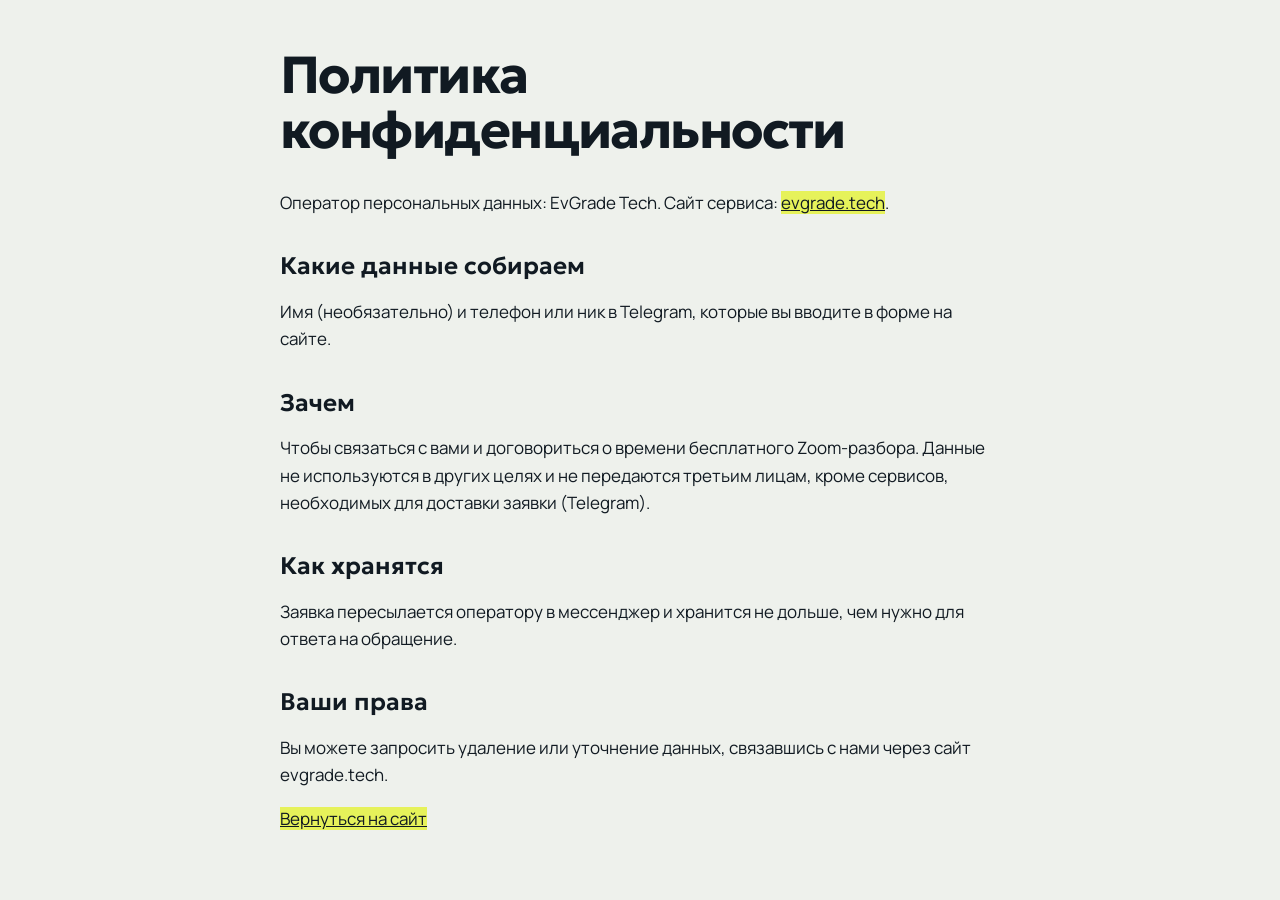
<file: privacy.html>
<!doctype html>
<html lang="ru">
<head>
<meta charset="utf-8">
<meta name="viewport" content="width=device-width, initial-scale=1">
<title>Политика конфиденциальности — EvGrade Tech</title>
<meta name="robots" content="noindex">
<link href="https://fonts.googleapis.com/css2?family=Geologica:wght@600;700&family=Manrope:wght@400;500&display=swap" rel="stylesheet">
<style>
body{margin:0;background:#EEF1EC;color:#111A22;font:17px/1.6 'Manrope',system-ui,sans-serif;padding:48px 16px}
main{max-width:720px;margin:0 auto}
h1{font:700 clamp(32px,5vw,52px)/1.05 'Geologica',Arial,sans-serif;letter-spacing:-.03em;margin:0 0 32px}
h2{font:600 24px/1.2 'Geologica',Arial,sans-serif;margin:36px 0 10px}
a{color:#111A22;background:#E6F25A}
</style>
</head>
<body>
<main>
<h1>Политика конфиденциальности</h1>
<p>Оператор персональных данных: EvGrade Tech. Сайт сервиса: <a href="https://evgrade.tech">evgrade.tech</a>.</p>
<h2>Какие данные собираем</h2>
<p>Имя (необязательно) и телефон или ник в Telegram, которые вы вводите в форме на сайте.</p>
<h2>Зачем</h2>
<p>Чтобы связаться с вами и договориться о времени бесплатного Zoom-разбора. Данные не используются в других целях и не передаются третьим лицам, кроме сервисов, необходимых для доставки заявки (Telegram).</p>
<h2>Как хранятся</h2>
<p>Заявка пересылается оператору в мессенджер и хранится не дольше, чем нужно для ответа на обращение.</p>
<h2>Ваши права</h2>
<p>Вы можете запросить удаление или уточнение данных, связавшись с нами через сайт evgrade.tech.</p>
<p><a href="index.html">Вернуться на сайт</a></p>
</main>
</body>
</html>
</file>
